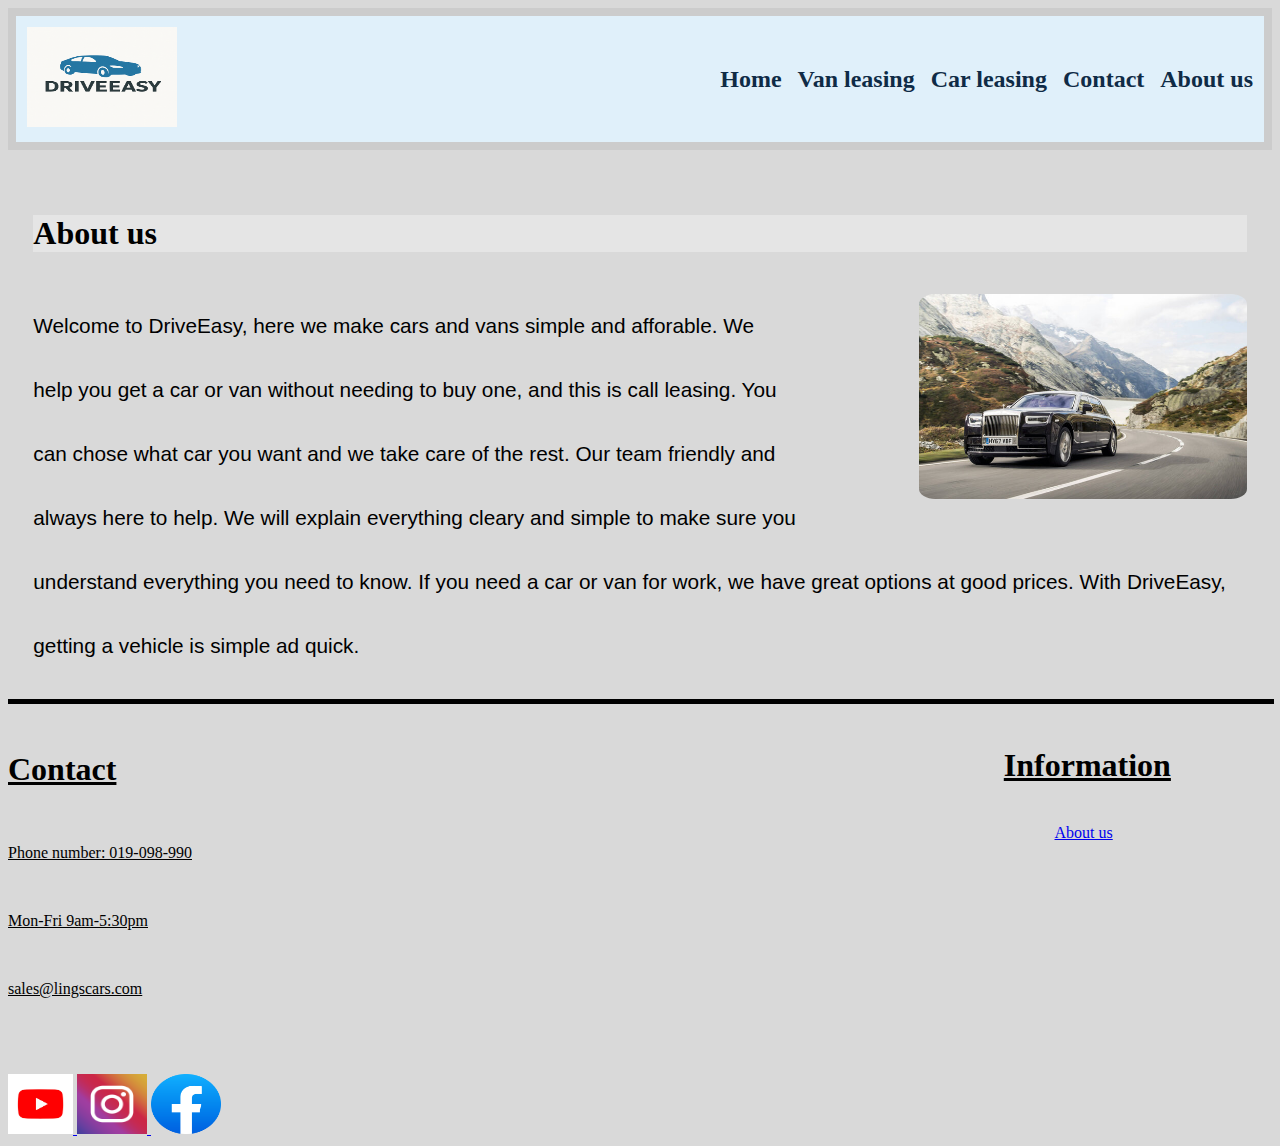
<file: aboutus.html>
<!-- Name: Nathan senanayake 

Course: PTEC 

Teacher:  A. Hoitink

School: Ptc 

Date Last Modified: june 5 -->

<!DOCTYPE html>
<html lang="en-us">
  <head>
    <meta charset="UTF-8" />
    <meta name="viewport" content="width=device-width, initial-scale=1.0" />
    <!-- Description of the webpage content -->
    <meta name="description" content="Learn about us" />
    <!-- Title shown in browser tab -->
    <title>𝒟𝓇𝒾𝓋ℯ𝐸𝒶𝓈𝓎|About us</title>
    <!--made a font for the title it's looks nice-->
    <link
      rel="icon"
      href="img/windowtab.png"
      sizes="128x128"
      type="image/png" />
    <!-- External stylesheet link -->
    <link rel="stylesheet" href="css/stylesheet.css" />
  </head>
  <style>
    .hr {
      border: 1px solid black; /* makes a 1px black border */
      height: 3px;
      background-color: black; /* black background color */
      width: 100%; /* the width */
    }

    .right {
      float: right; /* puts the image too the right */
      transition-property: all;
      transition-delay: 1s;
      transition-duration: 3s;
      opacity: 1.1;
    }
    .right:hover {
      transform: scale(1.1);
    }
  </style>
  <body>
    <nav class="navbar">
      <a href="index.html"> <!-- the home page links-->
        <img src="img/logo.png" alt="logo" height="100" width="150" /> <!-- the company logo-->
      </a>
  <!-- the webpages links and name-->
      <ul class="nav-menu">
        <li><a href="index.html" class="nav-link" tabindex="12">Home</a></li>
        <li>
          <a href="van.html" class="nav-link" tabindex="12">Van leasing</a>
        </li>
        <li>
          <a href="car.html" class="nav-link" tabindex="12">Car leasing</a>
        </li>
        <li>
          <a href="contact.html" class="nav-link" tabindex="12">Contact</a>
        </li>
        <li>
          <a href="aboutus.html" class="nav-link" tabindex="12">About us</a>
        </li>
      </ul>
    </nav>
    <br />
    <div class="outin">
      <div class="content">
        <div style="background-color: #e5e5e5; width: 100%">
          <!-- Section heading -->
          <h1 class="header-title" tabindex="12">About us</h1> <!-- the heading-->
        </div>
        <p class="typography1" tabindex="12">
          <img
            class="right"
            src="img/about1.jpg"
            alt="Rolls royce phantom car"
            width="45%"
            height="35%" />
          Welcome to DriveEasy, here we make cars and vans simple and afforable.  <!-- taking about the company team and what ours company does-->
          We help you get a car or van without needing to buy one, and this is
          call leasing. You can chose what car you want and we take care of the
          rest. Our team friendly and always here to help. We will explain
          everything cleary and simple to make sure you understand everything
          you need to know. If you need a car or van for work, we have great
          options at good prices. With DriveEasy, getting a vehicle is simple ad
          quick.

          <!--write more-->
        </p>
      </div>

      <hr class="hr" />
    <!--contact-->
    <br />
    <footer>
        <h1><u>Contact</u></h1>
        <!-- Contact / title -->
        <br />

        <p><u>Phone number: 019-098-990</u></p>
        <!-- the phone number-->
        <br />
        <p><u>Mon-Fri 9am-5:30pm</u></p>
        <!-- when the store is open-->
        <br />
        <p><u>sales@lingscars.com</u></p>
        <!-- the email-->

        <div style="text-align: right; margin-top: 10px; margin-right: 8%">
        <h1 style="position: relative; top: -17rem; margin-bottom: 0">
            <u>Information</u>
            <!-- information/ title-->
        </h1>
        <a
            href="aboutus.html"
            style="
            position: relative;
            top: -14.5rem;
            margin-bottom: 0;
            margin-right: 5%;
            "
            >About us</a
        >
        <!-- link that takes you to about us page-->
        </div>

        <a href="https://www.youtube.com/user/lingscars">
        <!-- ling cars channel-->
        <img
            src="img/youtube.png"
            alt="youtube logo"
            height="60px"
            width="65px" />
        <!-- youtube logo-->
        </a>
        <a href="https://www.instagram.com/lings_cars/?hl=en">
        <!-- lingcar instagram profile-->
        <img
            src="img/insta.jfif"
            alt="Instagram logo"
            height="60px"
            width="70px" /><!-- instagram logo-->
        </a>
        <a href="https://www.facebook.com/lingscars/">
        <!-- lingcar facebook profile but the link is not working-->
        <img
            src="img/facebook-2019-05-21.webp"
            alt="Facebook logo"
            height="60px"
            width="70px" />
        <!-- facebook logo-->
        <!--facebook link not working so it won't load on the webpage-->
        </a>
    </footer>


  </body>
</html>
</file>
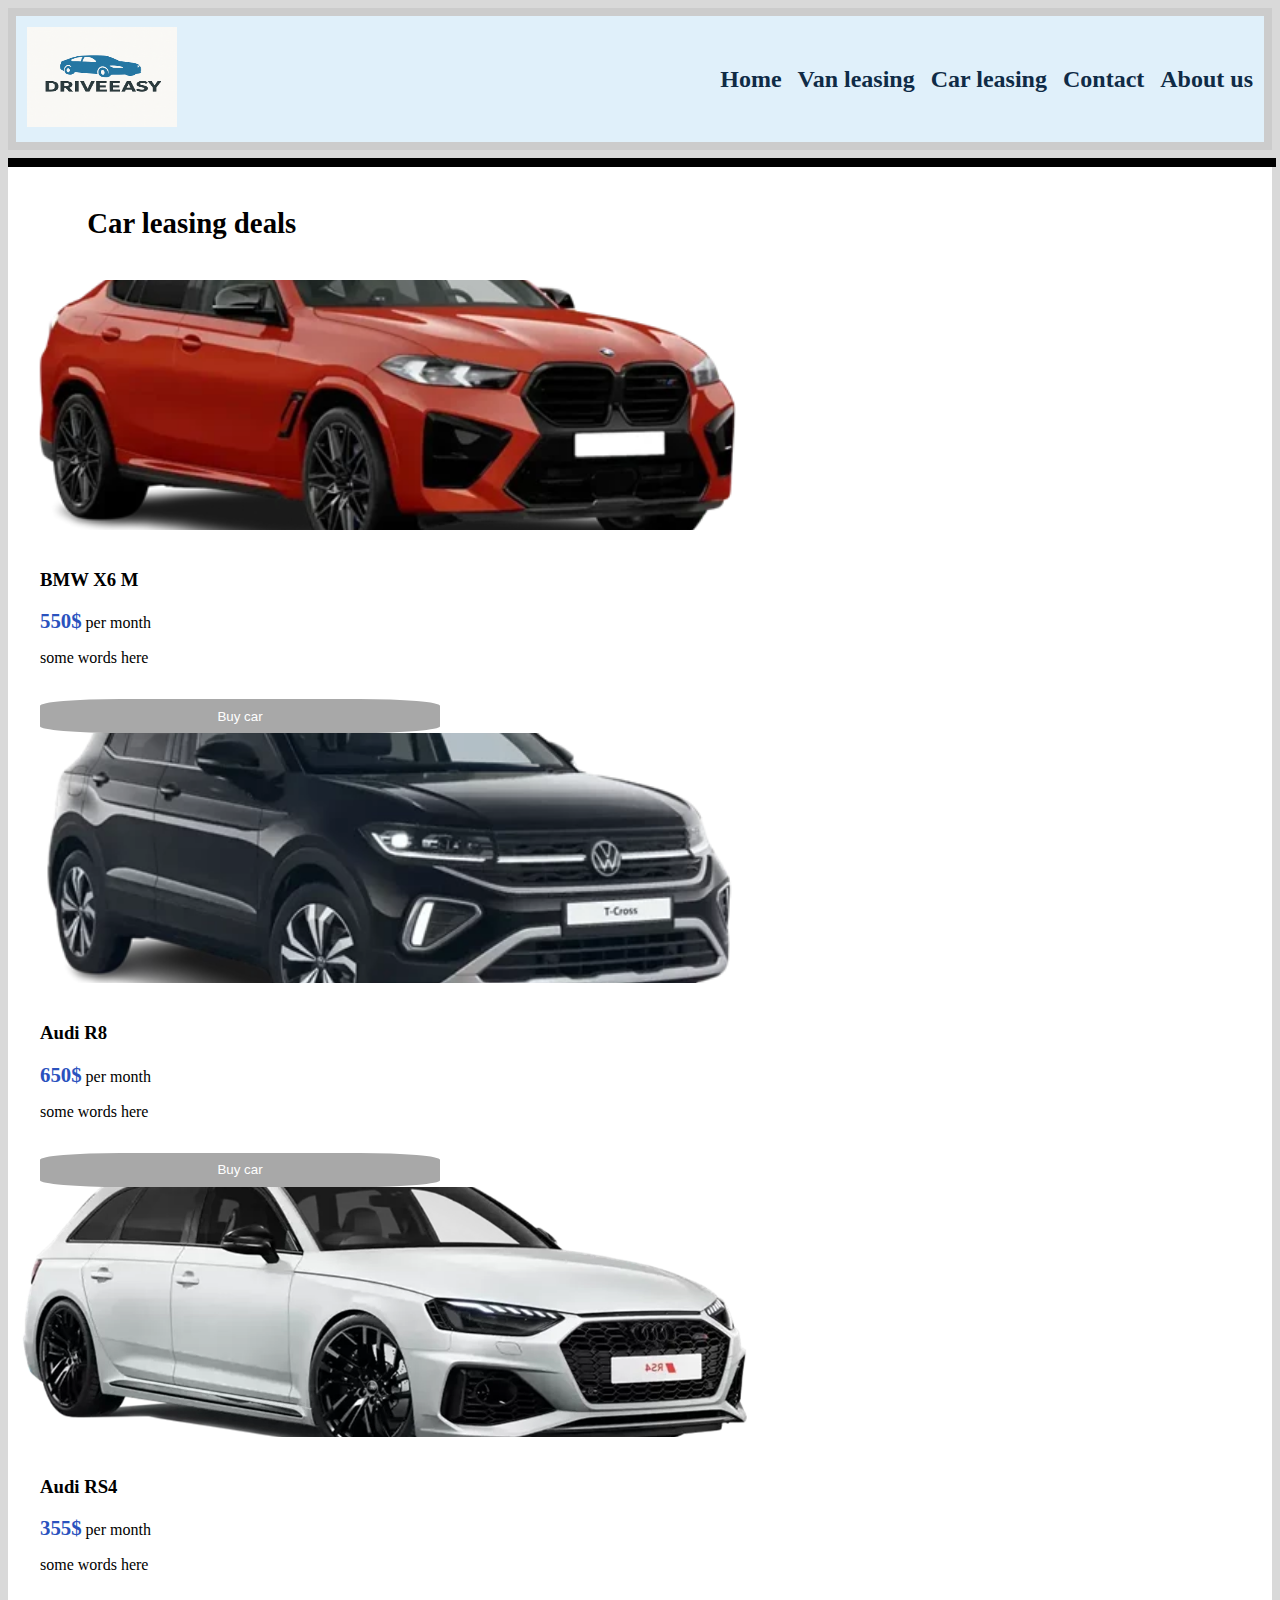
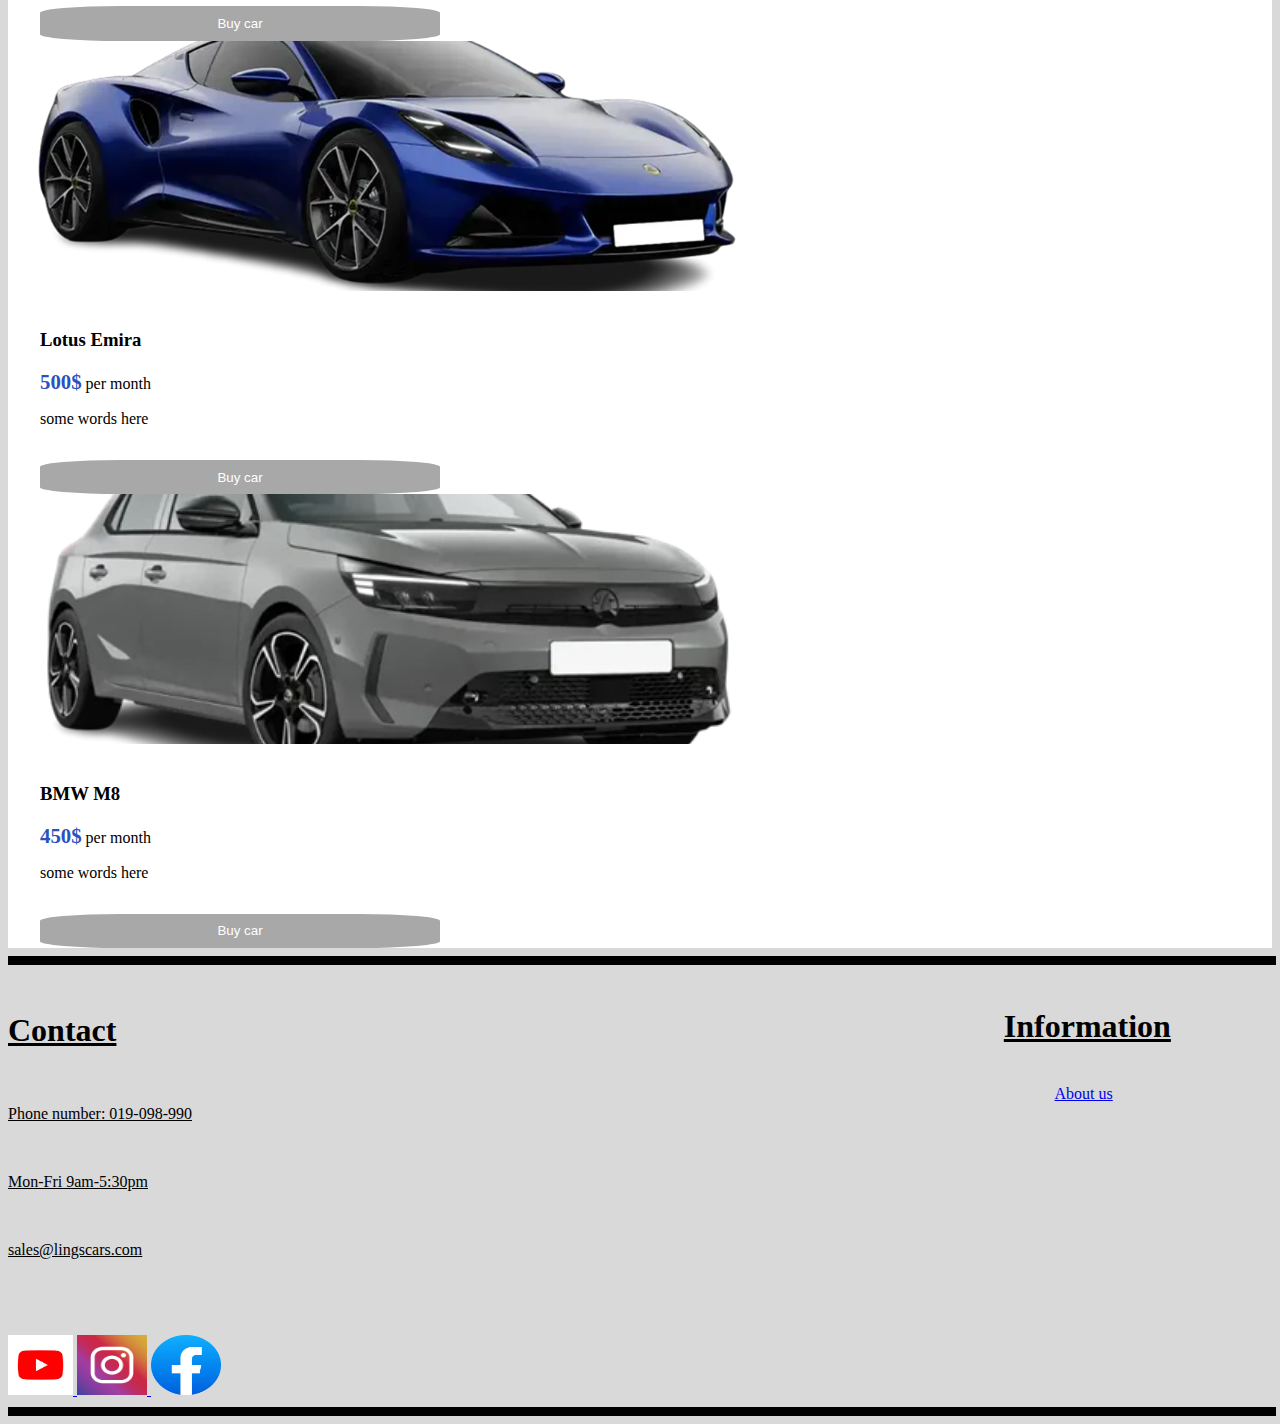
<file: car.html>
<!-- Name: Nathan senanayake 

Course: PTEC 

Teacher:  A. Hoitink

School: Ptc 

Date Last Modified: May 19 -->

<!DOCTYPE html>
<html lang="en-us">
  <head>
    <!-- Character encoding for the document -->
    <meta charset="UTF-8" />
    <!-- Responsive design for different devices -->
    <meta name="viewport" content="width=device-width, initial-scale=1.0" />
    <!-- Description of the webpage content -->
    <meta name="description" content="Learn about Car leasing" />
    <!-- Title shown in browser tab -->
    <title>𝒟𝓇𝒾𝓋ℯ𝐸𝒶𝓈𝓎</title>
    <!--made a font for the title it's looks nice-->
    <!-- Favicon displayed in the browser tab -->
    <link
      rel="icon"
      href="img/windowtab.png"
      sizes="128x128"
      type="image/png" />
    <!-- External stylesheet link -->
    <link rel="stylesheet" href="css/stylesheet.css" />
  </head>
  <style>
    .car {
      padding: 1rem;
      font-size: 1.8rem;
      margin-left: 5%;
    }

    .hr {
      border: 2px solid black;
      height: 5px;
      background-color: black;
      width: 100%;
    }

    .price {
      margin-left: 2rem;
    }

    .span {
      color: #2a52be;
      font-weight: bold;
      font-size: 1.3rem;
    }
  </style>
  <body>
    <nav class="navbar">
      <a href="index.html">
        <img src="img/logo.png" alt="logo" height="100" width="150" />
      </a>

      <ul class="nav-menu">
        <li><a href="index.html" class="nav-link" tabindex="12">Home</a></li>
        <li>
          <a href="van.html" class="nav-link" tabindex="12">Van leasing</a>
        </li>
        <li>
          <a href="car.html" class="nav-link" tabindex="12">Car leasing</a>
        </li>
        <li>
          <a href="contact.html" class="nav-link" tabindex="12">Contact</a>
        </li>
        <li>
          <a href="aboutus.html" class="nav-link" tabindex="12">About us</a>
        </li>
      </ul>
    </nav>
    <div style="background-color: white">
      <main>
        <hr class="hr" />
        <h2 class="car">Car leasing deals</h2>
        <section class="offers">
          <img src="img/car8.webp" alt="BMW X6 M" width="100%" height="25%" />
          <div class="price">
            <h3>BMW X6 M</h3>
            <p><span class="span"> 550$</span> per month</p>
            <p>some words here</p>
            <!--fill in this later-->
            <a href="contact.html">
              <button class="buy">Buy car</button>
            </a>
          </div>
        </section>

        <section class="offers">
          <img src="img/car4.webp" alt="Audi R8" width="100%" height="25%" />
          <div class="price">
            <h3>Audi R8</h3>
            <p><span class="span"> 650$</span> per month</p>
            <p>some words here</p>
            <!--fill in this later-->
            <a href="contact.html">
              <button class="buy">Buy car</button>
            </a>
          </div>
        </section>

        <section class="offers">
          <img src="img/car5.webp" alt="Audi RS4" width="100%" height="25%" />
          <div class="price">
            <h3>Audi RS4</h3>
            <p><span class="span"> 355$</span> per month</p>
            <p>some words here</p>
            <!--fill in this later-->
            <a href="contact.html">
              <button class="buy">Buy car</button>
            </a>
          </div>
        </section>

        <section class="offers">
          <img
            src="img/car6.webp"
            alt="Lotus Emira"
            width="100%"
            height="25%" />
          <div class="price">
            <h3>Lotus Emira</h3>
            <p><span class="span"> 500$</span> per month</p>
            <p>some words here</p>
            <!--fill in this later-->
            <a href="contact.html">
              <button class="buy">Buy car</button>
            </a>
          </div>
        </section>

        <section class="offers">
          <img src="img/car7.webp" alt="BMW M8" width="100%" height="25%" />
          <div class="price">
            <h3>BMW M8</h3>
            <p><span class="span"> 450$</span> per month</p>
            <p>some words here</p>
            <!--fill in this later-->
            <a href="contact.html">
              <button class="buy">Buy car</button>
            </a>
          </div>
        </section>
      </main>
    </div>
    <hr class="hr" />

    <!--contact-->
    <br />
    <h1><u>Contact</u></h1>
    <br />

    <p><u>Phone number: 019-098-990</u></p>
    <br />
    <p><u>Mon-Fri 9am-5:30pm</u></p>
    <br />
    <p><u>sales@lingscars.com</u></p>

    <!-- Add this snippet where you want the title + text -->
    <div style="text-align: right; margin-top: 10px; margin-right: 8%">
      <h1 style="position: relative; top: -17rem; margin-bottom: 0">
        <u>Information</u>
      </h1>
      <a
        href="aboutus.html"
        style="
          position: relative;
          top: -14.5rem;
          margin-bottom: 0;
          margin-right: 5%;
        "
        >About us</a
      >
    </div>

    <a href="https://www.youtube.com/user/lingscars">
      <img
        src="img/youtube.png"
        alt="youtube logo"
        height="60px"
        width="65px" />
    </a>
    <a href="https://www.instagram.com/lings_cars/?hl=en">
      <img
        src="img/insta.jfif"
        alt="Instagram logo"
        height="60px"
        width="70px" />
    </a>
    <a href="https://www.facebook.com/lingscars/">
      <img
        src="img/facebook-2019-05-21.webp"
        alt="Facebook logo"
        height="60px"
        width="70px" />
      <!--facebook link not working so it won't load on the webpage-->
    </a>

    <hr class="hr" />
  </body>
</html>
</file>
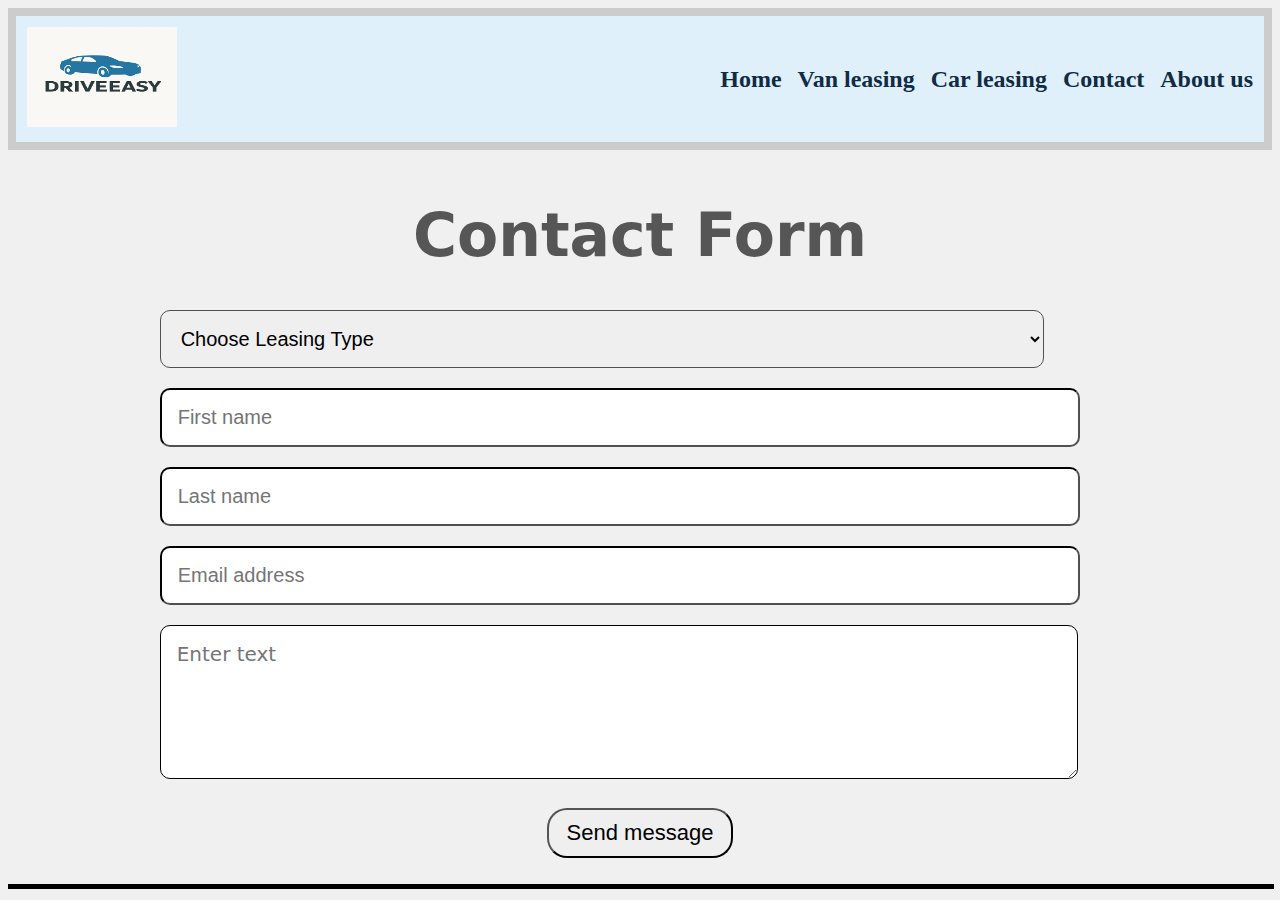
<file: contact.html>
<!-- Name: Nathan senanayake 

Course: PTEC 

Teacher:  A. Hoitink

School: Ptc 

Date Last Modified: june 5 -->

<!DOCTYPE html>
<html lang="en">
  <head>
    <meta charset="UTF-8" />
    <meta name="viewport" content="width=device-width, initial-scale=1.0" />
    <meta name="description" content="Contact us for van/car leasing" />
    <!-- Title shown in browser tab -->
    <title>𝒟𝓇𝒾𝓋ℯ𝐸𝒶𝓈𝓎|Contact</title>
    <!--made a font for the title it's looks nice-->
    <link rel="stylesheet" href="css/contact.css" />
    <link
      rel="icon"
      href="img/windowtab.png"
      sizes="128x128"
      type="image/png" />
  </head>
  <style>
    .hr {
      border: 1px solid black;
      height: 3px;
      background-color: black;
      width: 100%;
    }
  </style>
  <body>
    <nav class="navbar">
      <a href="index.html">
        <img src="img/logo.png" alt="logo" height="100" width="150" />
      </a>

      <ul class="nav-menu">
        <li><a href="index.html" class="nav-link" tabindex="12">Home</a></li>
        <li>
          <a href="van.html" class="nav-link" tabindex="12">Van leasing</a>
        </li>
        <li>
          <a href="car.html" class="nav-link" tabindex="12">Car leasing</a>
        </li>
        <li>
          <a href="contact.html" class="nav-link" tabindex="12">Contact</a>
        </li>
        <li>
          <a href="aboutus.html" class="nav-link" tabindex="12">About us</a>
        </li>
      </ul>
    </nav>

    <div class="zoomon">
      <!-- Main heading of the page -->
      <h1 tabindex="12" style="color: rgb(86, 86, 86)">Contact Form</h1>

      <select
        tabindex="12"
        name="leasing-type"
        required
        style="
          width: 70%;
          margin-left: 12%;
          font-size: 20px;
          padding: 16px;
          border-radius: 10px;
          border-color: rgb(80, 80, 80);
          margin-bottom: 20px;
        ">
        <option value="">Choose Leasing Type</option>
        <option value="car">Car Leasing</option>
        <option value="van">Van Leasing</option>
      </select>

      <input
        type="text"
        tabindex="12"
        name="first"
        placeholder="First name"
        autocomplete="off"
        required />

      <input
        type="text"
        tabindex="12"
        name="last"
        placeholder="Last name"
        autocomplete="off"
        required />

      <input
        type="email"
        tabindex="12"
        name="email"
        placeholder="Email address"
        autocomplete="off"
        required />

      <textarea
        rows="5"
        tabindex="12"
        cols="60"
        name="message"
        placeholder="Enter text"
        autocomplete="off"
        required></textarea>

      <form action="index.html">
        <button type="submit" tabindex="12">Send message</button>
      </form>
    </div>

    <br />
    <hr class="hr" />
  </body>
</html>
</file>
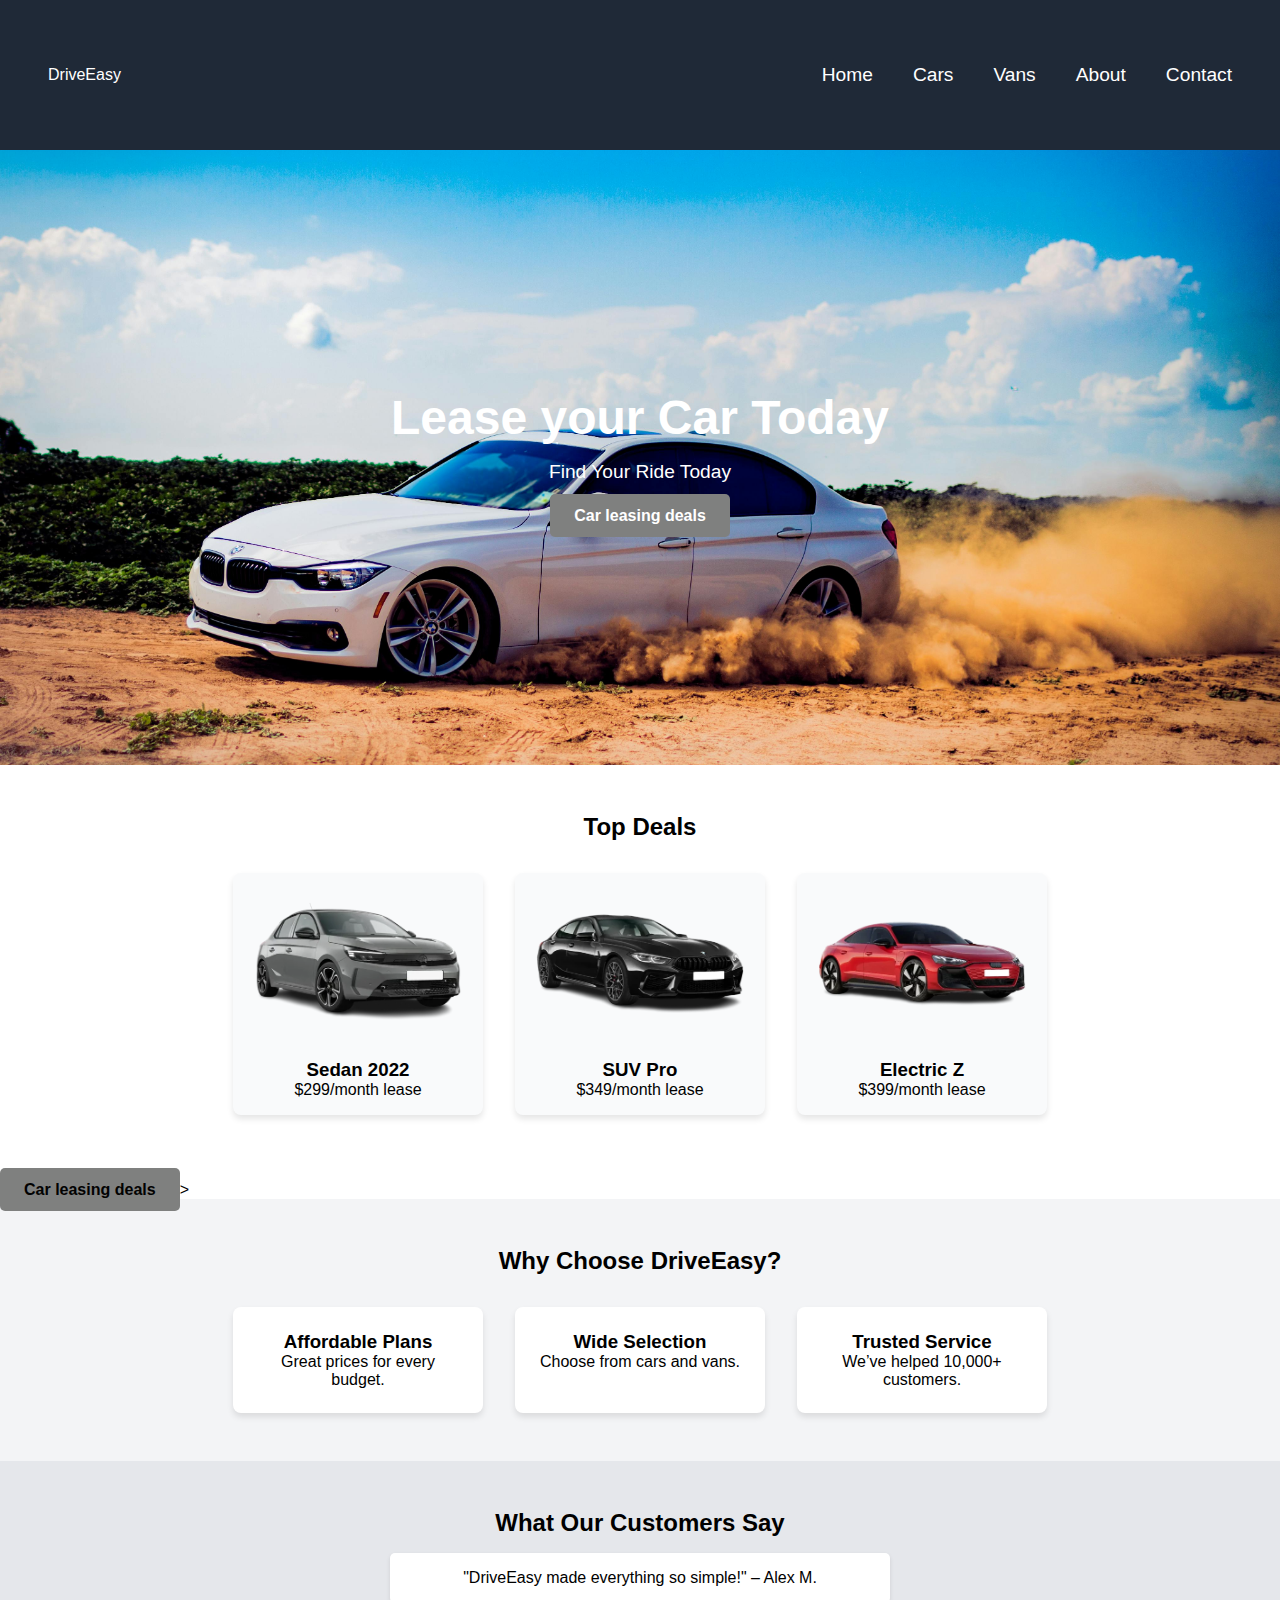
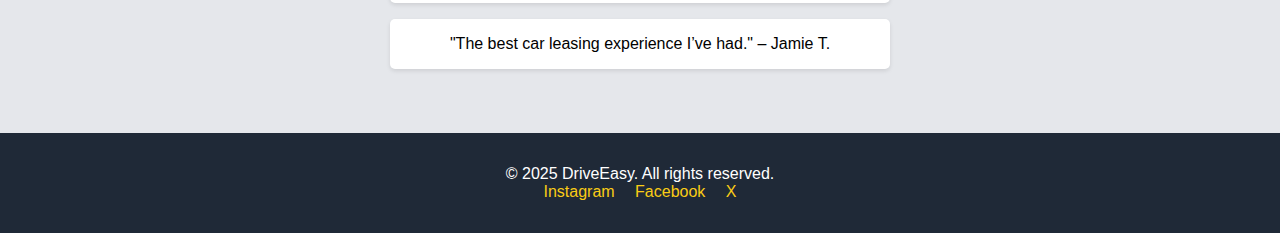
<file: p.html>
<!DOCTYPE html>
<html lang="en">
<head>
  <meta charset="UTF-8" />
  <meta name="viewport" content="width=device-width, initial-scale=1.0" />
  <title>DriveEasy</title>
  <link rel="stylesheet" href="css/style.css" />
  <style>
    .hero {
  background: url(img/pexels-trace-707046.jpg) center/cover no-repeat;
  color: white;
  text-align: center;
  padding: 15rem 2rem;
  background-color: #111;
}

.view {
    padding: 0.8rem 1.5rem;
  background: #7f807f;
  color: #020202;
  text-decoration: none;
  border-radius: 5px;
  font-weight: bold;
  text-align: center;
}
  </style>
</head>
<body>
  <!-- Navbar -->
  <header>
    <nav class="navbar">
      <div class="logo">DriveEasy</div>
      <ul class="nav-links">
        <li><a href="p.html">Home</a></li>
        <li><a href="#">Cars</a></li>
        <li><a href="#">Vans</a></li>
        <li><a href="#">About</a></li>
        <li><a href="contact.html">Contact</a></li>
      </ul>
    </nav>
  </header>

  <!-- Hero Section -->
  <section class="hero">
    <div class="hero-content">
      <h1>Lease your Car Today </h1>
      <p>Find Your Ride Today </p>
      <a href="#" class="btn">Car leasing deals</a>
    </div>
  </section>
  <!-- Top Deals -->
<section class="top-deals">
  <h2>Top Deals</h2>
  <div class="deal-cards">
    <div class="deal-card">
      <img src="img/car1.webp" alt="Sedan Deal" />
      <h3>Sedan 2022</h3>
      <p>$299/month lease</p>
    </div>
    <div class="deal-card">
      <img src="img/car2.webp" alt="SUV Deal" />
      <h3>SUV Pro</h3>
      <p>$349/month lease</p>
    </div>
    <div class="deal-card">
      <img src="img/car3.webp" alt="Electric Car Deal" />
      <h3>Electric Z</h3>
      <p>$399/month lease</p>
    </div>
  </div>
</section>
<br>
<a href="#" class="view">Car leasing deals</a>>


  <!-- Why Choose Us -->
  <section class="why-choose">
    <h2>Why Choose DriveEasy?</h2>
    <div class="features">
      <div class="feature-card">
        <h3>Affordable Plans</h3>
        <p>Great prices for every budget.</p>
      </div>
      <div class="feature-card">
        <h3>Wide Selection</h3>
        <p>Choose from cars and vans.</p>
      </div>
      <div class="feature-card">
        <h3>Trusted Service</h3>
        <p>We’ve helped 10,000+ customers.</p>
      </div>
    </div>
  </section>

  <!-- Testimonials -->
  <section class="testimonials">
    <h2>What Our Customers Say</h2>
    <div class="testimonial-box">
      <p>"DriveEasy made everything so simple!" – Alex M.</p>
    </div>
    <div class="testimonial-box">
      <p>"The best car leasing experience I’ve had." – Jamie T.</p>
    </div>
  </section>

  <!-- Footer -->
  <footer>
    <p>© 2025 DriveEasy. All rights reserved.</p>
    <div class="socials">
      <a href="#">Instagram</a>
      <a href="#">Facebook</a>
      <a href="#">X</a>
    </div>
  </footer>
</body>
</html>
</file>
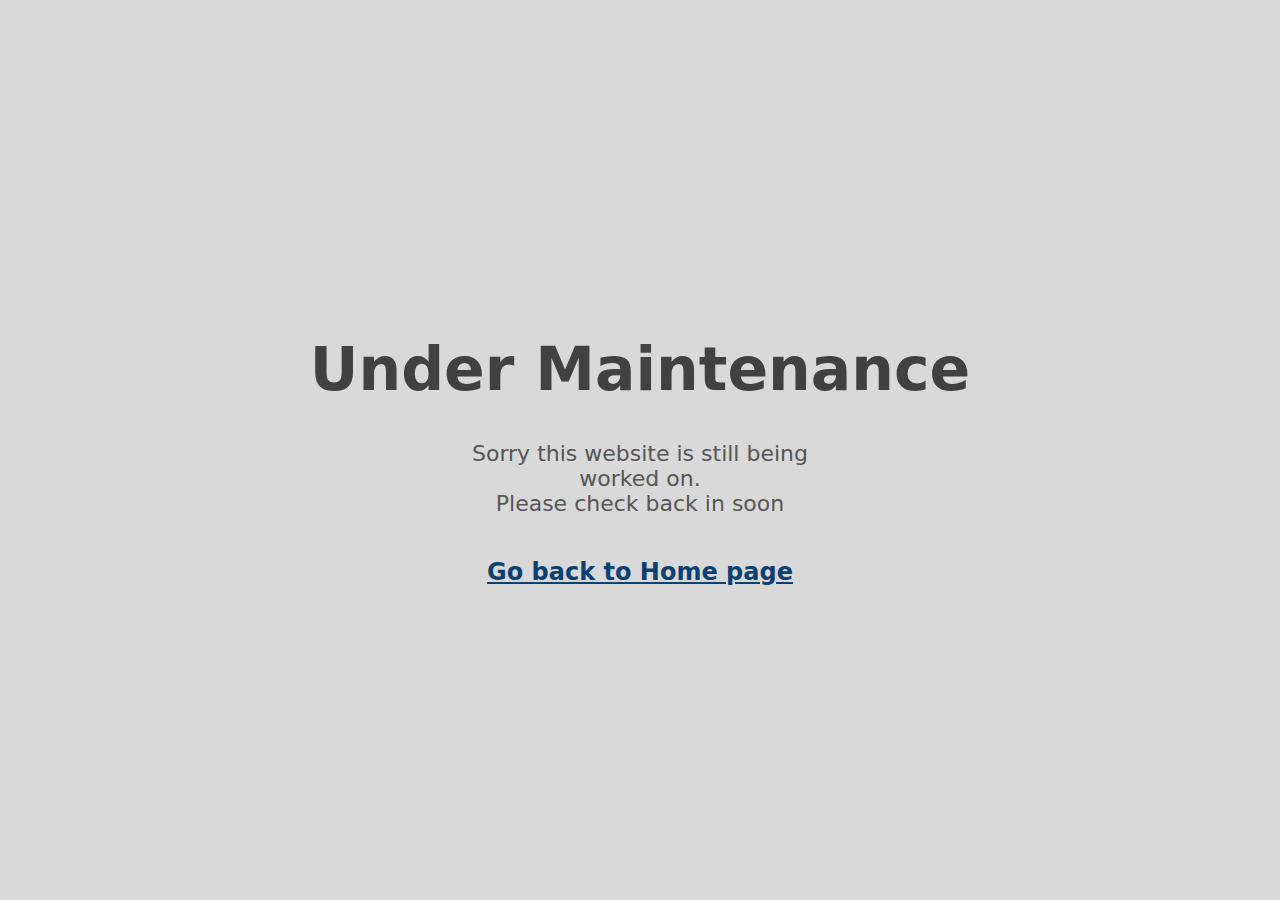
<file: under.maintenance.html>
<!DOCTYPE html>
<html lang="en-us">
  <head>
    <meta charset="UTF-8" />

    <meta name="viewport" content="width=device-width, initial-scale=1.0" />
    <!-- Description of the webpage content -->
    <meta name="description" content="Learn about Car leasing" />
    <!-- Title shown in browser tab -->
    <title>𝒟𝓇𝒾𝓋ℯ𝐸𝒶𝓈𝓎|Car leasing</title>
    <!--made a font for the title it's looks nice-->

    <link
      rel="icon"
      href="img/windowtab.png"
      sizes="128x128"
      type="image/png" />
    <link rel="stylesheet" href="css/stylesheet.css" />
    <style>
      body {
        background-color: #d9d9d9; /* light background */
        font-family: system-ui, -apple-system, BlinkMacSystemFont, "Segoe UI",
          Roboto, Oxygen, Ubuntu, Cantarell, "Open Sans", "Helvetica Neue",
          sans-serif;
        display: flex;
        justify-content: center; /* center horizontally */
        align-items: center; /* center vertically */
        height: 100vh; /* full screen height */
        margin: 0;
        flex-direction: column;
        text-align: center;
        color: #0f2b46; /* dark blue text to match nav link color */
      }

      h1 {
        font-size: 60px;
        color: #414141;
        margin-bottom: 15px;
      }

      p {
        font-size: 22px;
        color: #555;
        max-width: 400px;
      }
    </style>
  </head>
  <body>
    <h1>Under Maintenance</h1>
    <p>
      Sorry this website is still being worked on.<br />Please check back in
      soon
    </p>

    <h2 style="text-align: center">
      <a href="index.html" style="color: #0b4072; text-decoration: none"
        ><u> Go back to Home page</u>
      </a>
    </h2>
  </body>
</html>
</file>
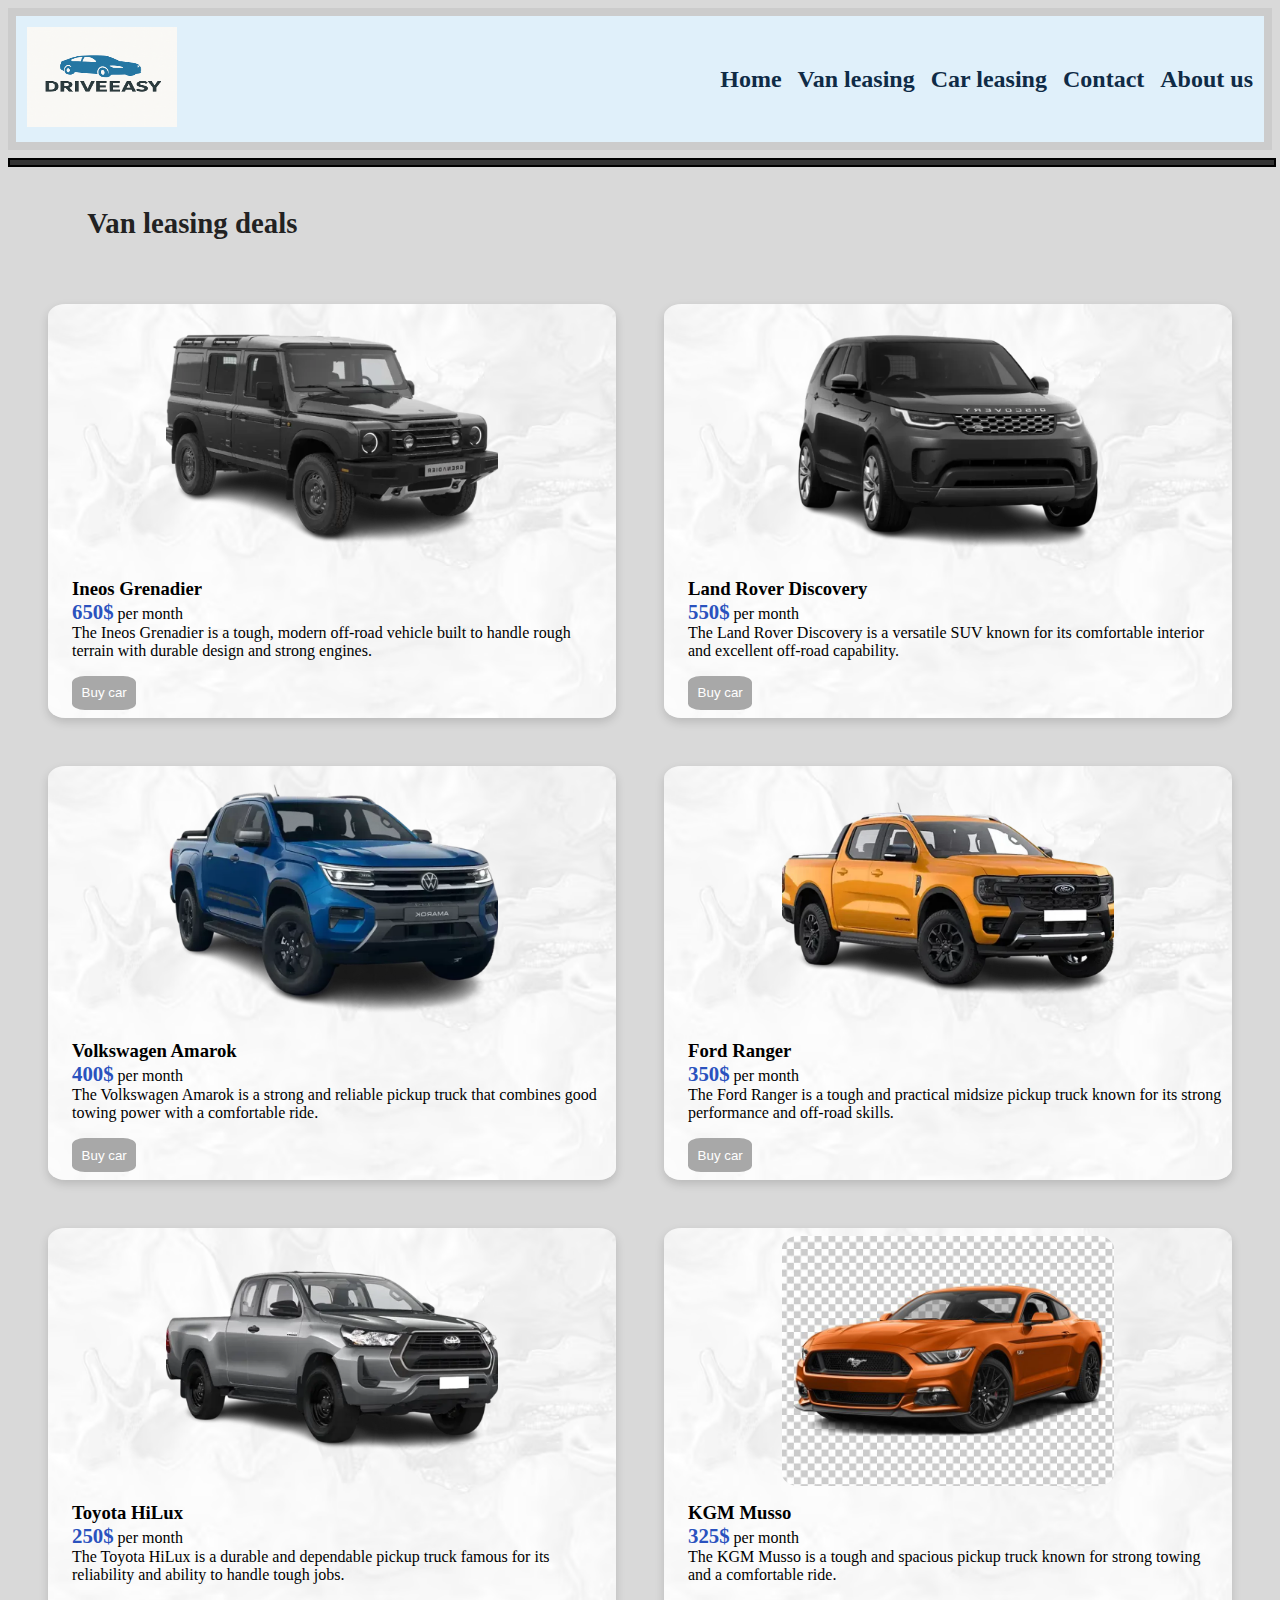
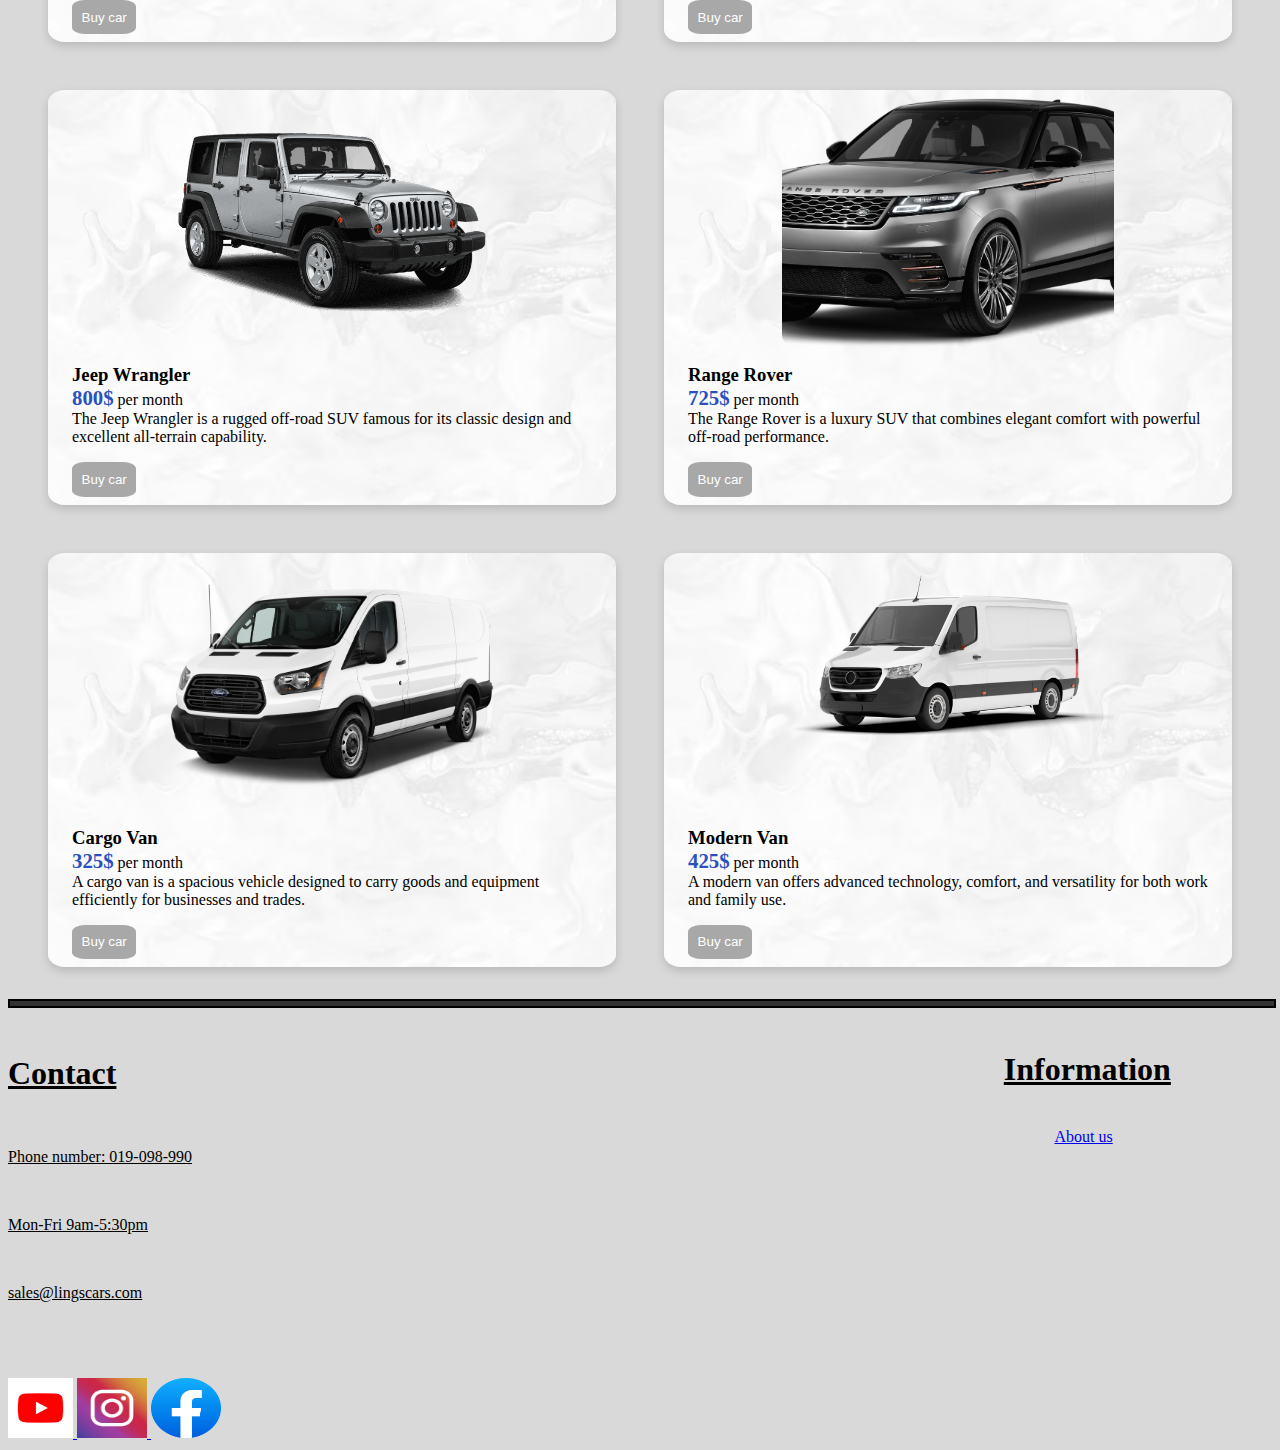
<file: van.html>
<!DOCTYPE html>
<html lang="en-us">
  <head>
    <meta charset="UTF-8" />
    <meta name="viewport" content="width=device-width, initial-scale=1.0" />

    <meta name="description" content="Learn about Van leasing" />
    <!-- Title shown in browser tab -->
    <title>𝒟𝓇𝒾𝓋ℯ𝐸𝒶𝓈𝓎|Van leasing</title>
    <!--made a font for the title it's looks nice-->
    <link
      rel="icon"
      href="img/windowtab.png"
      sizes="128x128"
      type="image/png" />
    <!-- External stylesheet link -->
    <link rel="stylesheet" href="css/stylesheet.css" />
  </head>
  <style>
    .car {
      padding: 1rem; /* adds space inside */
      font-size: 1.8rem; /* size */
      margin-left: 5%;
      color: #222222;
    }
    .hr {
      border: 2px solid black; /* black solid border */
      height: 5px;
      background-color: #333333; /* dark grey */
      width: 100%;
    }

    .price {
      display: flex; /* flex layout */
      flex-direction: column;
      align-items: flex-start; /* Aligns items to the left */
      margin-left: 1rem;
      animation: zoomout 0.6s ease-in-out forwards; /* Runs the zoom animation once */
    }

    @keyframes zoomout {
      from {
        transform: scale(1.7); /* zoomed in */
        opacity: 0; /* invisable */
      }
      to {
        transform: scale(1); /* normal size */
        opacity: 1; /* visible */
      }
    }

    .price h3,
    .price p,
    .price a {
      margin: 0; /* removes margin */
      padding: 0; /* removes padding */
    }

    .span {
      color: #2a52be; /* blue text */
      font-weight: bold;
      font-size: 1.3rem;
    }

    .offers {
      display: flex;
      flex-direction: column;
      align-items: center; /* puts in center */
      background-image: url(img/whitebfcv.avif); /* background image */
      background-size: cover; /* covers the entire background */
      background-position: center; /* its center the background */
      background-repeat: no-repeat;
      margin: 0.5rem;
      border-radius: 3%;
      box-shadow: 0 4px 10px rgba(0, 0, 0, 0.15); /* Adds a soft drop shadow */
      padding: 0.5rem;
      transition: background 0.3 ease; /* Smooth background change on hover */
      animation: carh 1.5s ease-out; /* animantion on card entry */
      animation-timeline: view();
      animation-range: entry -40% contain 35%;
    }

    @keyframes carh {
      from {
        opacity: 0;
        transform: translateY(150px) scale(0.8); /* moves up and zooms in */
      }
      to {
        opacity: 1;
        transform: translateY(0) scale(1); /*final position and size */
      }
    }
  </style>
  <body>
    <nav class="navbar">
      <a href="index.html">
        <img
          src="img/logo.png"
          alt="logo"
          height="100"
          width="150"
          tabindex="12" />
        <!-- comapany logo-->
      </a>
      <!-- all the webpages links-->
      <ul class="nav-menu">
        <li><a href="index.html" class="nav-link" tabindex="12">Home</a></li>
        <li>
          <a href="van.html" class="nav-link" tabindex="12">Van leasing</a>
        </li>
        <li>
          <a href="car.html" class="nav-link" tabindex="12">Car leasing</a>
        </li>
        <li>
          <a href="contact.html" class="nav-link" tabindex="12">Contact</a>
        </li>
        <li>
          <a href="aboutus.html" class="nav-link" tabindex="12">About us</a>
        </li>
      </ul>
    </nav>

    <main>
      <hr class="hr" />
      <h2 class="car" tabindex="12">Van leasing deals</h2>
      <!-- Grid container to hold all Van offer sections -->

      <div class="offers-grid">
        <!--every section here is a Van leasing options -->
        <section class="offers" tabindex="12">
          <img
            src="img/van1.webp"
            alt="Ineos Grenadier"
            width="100%"
            height="25%"
            tabindex="12" />
          <div class="price" tabindex="12">
            <h3 tabindex="12">Ineos Grenadier</h3>
            <p tabindex="12"><span class="span"> 650$</span> per month</p>
            <p tabindex="12">
              The Ineos Grenadier is a tough, modern off-road vehicle built to
              handle rough terrain with durable design and strong engines.
            </p>
            <!-- fact about the van -->

            <a href="contact.html">
              <button class="buy" tabindex="12">Buy car</button>
              <!-- the buy button-->
            </a>
          </div>
        </section>
        <!-- from here it's the same but instead there diferent vans and prices -->

        <section class="offers" tabindex="12">
          <img
            src="img/van2.webp"
            alt="Land Rover Discovery"
            width="100%"
            height="25%"
            tabindex="12" />
          <!-- the van image-->
          <div class="price">
            <h3 tabindex="12">Land Rover Discovery</h3>
            <!-- the name of the vehicle-->
            <p tabindex="12"><span class="span"> 550$</span> per month</p>
            <!-- the price per month-->
            <p tabindex="12">
              The Land Rover Discovery is a versatile SUV known for its
              <!-- fact about the land rover-->
              comfortable interior and excellent off-road capability.
            </p>
            <!--fill in this later-->
            <a href="contact.html">
              <button class="buy" tabindex="12">Buy car</button>
              <!-- the buy  button-->
            </a>
          </div>
        </section>

        <section class="offers" tabindex="12">
          <img
            src="img/van3.webp"
            alt="Volkswagen Amarok"
            width="100%"
            height="25%"
            tabindex="12" />
          <!-- a image of the vehicle-->
          <div class="price">
            <h3 tabindex="12">Volkswagen Amarok</h3>
            <!-- the name-->
            <p tabindex="12"><span class="span"> 400$</span> per month</p>
            <!-- the price-->
            <p tabindex="12">
              The Volkswagen Amarok is a strong and reliable pickup truck that
              <!-- a fact about the Volkswagen Amarok-->
              combines good towing power with a comfortable ride.
            </p>
            <!--fill in this later-->
            <a href="contact.html">
              <button class="buy" tabindex="12">Buy car</button>
              <!-- the buy button-->
            </a>
          </div>
        </section>

        <section class="offers" tabindex="12">
          <img
            src="img/van4.webp"
            alt="Ford Ranger"
            width="100%"
            height="25%"
            tabindex="12" />
          <!-- the vehicle image-->
          <div class="price">
            <h3 tabindex="12">Ford Ranger</h3>
            <!-- the name-->
            <p tabindex="12"><span class="span"> 350$</span> per month</p>
            <!-- price per month-->
            <p tabindex="12">
              The Ford Ranger is a tough and practical midsize pickup truck
              known for its strong performance and off-road skills.
              <!--fact about the ford ranger-->
            </p>
            <!--fill in this later-->
            <a href="contact.html">
              <button class="buy" tabindex="12">Buy car</button>
              <!--the buy button-->
            </a>
          </div>
        </section>

        <section class="offers" tabindex="12">
          <img
            src="img/van5.webp"
            alt="Toyota HiLux"
            width="100%"
            height="25%"
            tabindex="12" />
          <!-- image of the vehicle-->
          <div class="price">
            <h3 tabindex="12">Toyota HiLux</h3>
            <!-- the name-->
            <p tabindex="12"><span class="span"> 250$</span> per month</p>
            <!-- price-->
            <p tabindex="12">
              The Toyota HiLux is a durable and dependable pickup truck famous
              for its reliability and ability to handle tough jobs.
              <!--fact about the toyota hilux-->
            </p>
            <!--fill in this later-->
            <a href="contact.html">
              <button class="buy" tabindex="12">Buy car</button
              ><!-- the buy button-->
            </a>
          </div>
        </section>
        <section class="offers" tabindex="12">
          <img
            src="img/van6.jpg"
            alt="KGM Musso"
            width="100%"
            height="25%"
            tabindex="12" />
          <!-- the vehicle image-->
          <div class="price">
            <h3 tabindex="12">KGM Musso</h3>
            <!--the name-->
            <p tabindex="12"><span class="span"> 325$</span> per month</p>
            <!-- price per month-->
            <p tabindex="12">
              The KGM Musso is a tough and spacious pickup truck known for
              strong towing and a comfortable ride.
              <!-- fact about the KGM Musso-->
            </p>
            <!--fill in this later-->
            <a href="contact.html">
              <button class="buy" tabindex="12">Buy car</button>
              <!-- the buy button-->
            </a>
          </div>
        </section>

        <!--here-->
        <section class="offers" tabindex="12">
          <img
            src="img/van7.png"
            alt="Jeep Wrangler"
            width="100%"
            height="25%"
            tabindex="12" />
          <!-- the vehicle image-->
          <div class="price" tabindex="12">
            <h3 tabindex="12">Jeep Wrangler</h3>
            <!-- the name-->
            <p tabindex="12"><span class="span"> 800$</span> per month</p>
            <!-- the price-->
            <p tabindex="12">
              The Jeep Wrangler is a rugged off-road SUV famous for its classic
              design and excellent all-terrain capability.
              <!-- fact about the jeep wrangler-->
            </p>
            <!--fill in this later-->
            <a href="contact.html">
              <button class="buy" tabindex="12">Buy car</button>
              <!-- the buy button-->
            </a>
          </div>
        </section>

        <section class="offers" tabindex="12">
          <img
            src="img/van8.jpg"
            alt="Range Rover"
            width="100%"
            height="25%"
            tabindex="12" />
          <!-- image of the vehicle-->
          <div class="price">
            <h3 tabindex="12">Range Rover</h3>
            <!-- name-->
            <p tabindex="12"><span class="span"> 725$</span> per month</p>
            <!-- price of it-->
            <p tabindex="12">
              The Range Rover is a luxury SUV that combines elegant comfort with
              powerful off-road performance.
              <!-- fact about the range rover-->
            </p>
            <!--fill in this later-->
            <a href="contact.html">
              <button class="buy" tabindex="12">Buy car</button>
              <!-- the buy button-->
            </a>
          </div>
        </section>

        <section class="offers" tabindex="12">
          <img
            src="img/van9.avif"
            alt="Cargo Van"
            width="100%"
            height="25%"
            tabindex="12" />
          <!-- image about the vehicle-->
          <div class="price">
            <h3 tabindex="12">Cargo Van</h3>
            <!-- the name-->
            <p tabindex="12"><span class="span"> 325$</span> per month</p>
            <!-- the price-->
            <p tabindex="12">
              A cargo van is a spacious vehicle designed to carry goods and
              <!-- the fact about the Cargo Van-->
              equipment efficiently for businesses and trades.
            </p>
            <!--fill in this later-->
            <a href="contact.html">
              <button class="buy" tabindex="12">Buy car</button>
              <!-- the buy button-->
            </a>
          </div>
        </section>

        <section class="offers" tabindex="12">
          <img
            src="img/van10.png"
            alt="Modern Van"
            width="100%"
            height="25%"
            tabindex="12" />
          <!-- the image of the vehicle-->
          <div class="price">
            <h3 tabindex="12">Modern Van</h3>
            <!-- the name -->
            <p tabindex="12"><span class="span"> 425$</span> per month</p>
            <!-- the price-->
            <p tabindex="12">
              A modern van offers advanced technology, comfort, and versatility
              <!-- a fact about the Modern Van-->
              for both work and family use.
            </p>
            <!--fill in this later-->
            <a href="contact.html">
              <button class="buy" tabindex="12">Buy car</button>
              <!-- the buy button-->
            </a>
          </div>
        </section>
      </div>
    </main>
    <hr class="hr" />

    <!--contact-->
    <br />
    <footer>
      <h1 tabindex="12"><u>Contact</u></h1>
      <!-- Contact / title -->
      <br />

      <p tabindex="12"><u>Phone number: 019-098-990</u></p>
      <!-- the phone number-->
      <br />
      <p tabindex="12"><u>Mon-Fri 9am-5:30pm</u></p>
      <!-- when the store is open-->
      <br />
      <p tabindex="12"><u>sales@lingscars.com</u></p>
      <!-- the email-->

      <!-- Add this snippet where you want the title + text -->
      <div style="text-align: right; margin-top: 10px; margin-right: 8%">
        <h1 style="position: relative; top: -17rem; margin-bottom: 0">
          <u tabindex="12">Information</u>
          <!-- information/ title-->
        </h1>
        <a
          href="aboutus.html"
          style="
            position: relative;
            top: -14.5rem;
            margin-bottom: 0;
            margin-right: 5%;
          "
          tabindex="12"
          >About us</a
        >
        <!-- link that takes you to about us page-->
      </div>

      <a href="https://www.youtube.com/user/lingscars">
        <!-- ling cars channel-->
        <img
          src="img/youtube.png"
          alt="youtube logo"
          height="60px"
          width="65px"
          tabindex="12" />
        <!-- youtube logo-->
      </a>
      <a href="https://www.instagram.com/lings_cars/?hl=en">
        <!-- lingcar instagram profile-->
        <img
          src="img/insta.jfif"
          alt="Instagram logo"
          height="60px"
          width="70px"
          tabindex="12" /><!-- instagram logo-->
      </a>
      <a href="https://www.facebook.com/lingscars/">
        <!-- lingcar facebook profile but the link is not working-->
        <img
          src="img/facebook-2019-05-21.webp"
          alt="Facebook logo"
          height="60px"
          width="70px"
          tabindex="12" />
        <!-- facebook logo-->
        <!--facebook link not working so it won't load on the webpage-->
      </a>
    </footer>
  </body>
</html>
</file>
<file: css/stylesheet.css>
body {
  background-color: #d9d9d9;
}

.navbar {
  border: 8px solid #cccccc;
  padding: 11px;
  background-color: #e0f0fa;
  color: white;
  display: flex;
  justify-content: space-between; /* space between items */
  align-items: center; /* puts everything in the center */
  position: sticky; /* stays on the top */
}

.nav-menu {
  list-style: none; /* remove bullet points */
  padding: 0;
  margin: 0;
  display: flex;
  gap: 1rem; /* space like the gap between stuff */
  flex-wrap: wrap; /* it wraps items to the next line if it's needed */
}

.nav-link {
  color: #0f2b46; /* dark blue text */
  text-decoration: none; /* remove underline */
  font-size: x-large;
  font-weight: bold;
}

/* Hover effect for navbar links */
nav a:hover {
  background-color: #00d5ff; /* light blue background */
  color: rgb(13, 0, 255); /* dark blue text on hove */
  border-radius: 6%; /* rounded corners */
}

.a1234 {
  position: relative;
}

.hero-content {
  color: #ffffff; /* white text */
  top: 70px;
  text-align: center;
  font-size: xx-large;
}

.cld {
  padding: 0.8rem 1.5rem;
  background: #7f807f; /* gray background color */
  color: #ffffff; /* white text */
  text-decoration: none;
  border-radius: 5px;
  font-weight: bold;
  font-size: large;
  transition: background-color 0.3s ease, transform 0.3s ease;
  overflow: hidden;
  box-shadow: 0 4px 10px rgba(0, 0, 0, 0.15); /* shadow */
}

.cld:hover {
  background-color: #6a6b6a; /* change on hover */
  transform: scale(1.05); /* makes it bigger */
}

.offers-grid {
  display: grid;
  grid-template-columns: repeat(2, 1fr); /* makes it into equal columns */
  gap: 2rem;
  padding: 1rem 2rem;
  animation: zoomIn 0.6s ease-in-out forwards; /* zoom in animation */
}

@keyframes zoomIn {
  from {
    opacity: 0;
    transform: scale(1.1); /* little bit bigger */
  }
  to {
    opacity: 1;
    transform: scale(1); /* normal size */
  }
}

.top-deals {
  padding: 3rem 2rem;
  text-align: center;
  background-color: #d9d9d9;

  animation: fadeIn 1.5s ease-out;
  animation-timeline: view();
  animation-range: entry -20% contain 100%;
}
/* fade in animation */
@keyframes fadeIn {
  from {
    opacity: 0; /* visible */
    transform: translateY(150px) scale(0.8);
  }
  to {
    opacity: 1;
    transform: translateY(0) scale(1); /* how big you want it */ /* moves down */
  }
}

.deal-cards {
  display: flex;
  flex-wrap: wrap;
  justify-content: center; /* center horizontally */
  gap: 3rem;
  margin-top: 1rem;
}
/* card styling */
.deal-card {
  background: #cccccc; /* light grey background */
  border-radius: 4%; /* rounded corners */
  box-shadow: 0 3px 5px rgba(0, 0, 0, 0.1);
  padding: 2rem;
  width: 350px;
  height: 500px;
  text-align: center;
  transition: transform 0.3s ease; /* Smooth scaling */
  overflow: hidden; /* Hide overflow */
  box-shadow: 0 4px 10px rgba(0, 0, 0, 0.15); /* shadow */
}

.deal-card:hover {
  transform: scale(1.05);
}

.deal-card img {
  width: 90%; /* Full width */
  height: auto;
  display: block;
}

.deal-card img {
  width: 100%; /* full width */
  height: 250px;
  object-fit: cover; /* cover container without distortion */
  border-radius: 5px;
  margin-bottom: 1rem;
}

.offers img {
  width: 60%;
  height: 250px;
  object-fit: cover; /* make it images fit in its container without streching or squishing*/
  margin-bottom: 1rem;
  border-radius: 5%;
  transition: transform 0.3 ease;
}

.offers img:hover {
  transform: scale(1.05);
}

.buy {
  margin-top: 1rem;
  background-color: #a8a8a8; /* light grey background color */
  color: white;
  padding: 0.6rem;
  border: none;
  border-radius: 20%; /* rounded corners */
  transition: transform 0.3 ease, background-color 0.3 ease;
}

.buy:hover {
  transform: scale(1.1); /* make it bigger */
}

.buy {
  cursor: pointer; /* make it into a hand icon when tell that u can click it*/
}

.typography1 {
  font-family: "DIN", Arial, sans-serif;
  -webkit-font-variant-ligatures: none;
  font-variant-ligatures: none;
  font-size: 1.3rem;
  line-height: 4rem; /* spacing between lines  */
  color: #000000; /* Dark gray text */
  float: right; /* Float text to right */
  animation: zoomouti 0.6s ease-in-out forwards;
}

@keyframes zoomouti {
  from {
    transform: scale(1.1); /* how big you want it */
    opacity: 0; /* visible */
  }
  to {
    transform: scale(1);
    opacity: 1;
  }
}

/* Content container styling */
.content {
  padding: 2%;
  color: #2a2e30; /*  gray text */
  grid-template-columns: 1fr 1fr;
  gap: 5%; /* Gap between grid items */
}
/* Animation class for zoom in effect */
.outin {
  animation: zoomIn 0.6s ease-in-out forwards;
}

@keyframes zoomIn {
  from {
    opacity: 0;
    transform: scale(1.1); /* how big you want it */
  }
  to {
    opacity: 1; /* visible */
    transform: scale(1);
  }
}

/* Images inside content floated right and styled */
.content img {
  float: right;
  margin-left: 10%; /* the space between image and text */
  width: 27%;
  height: 27%;
  border-radius: 5%; /* rounded corners */
}

/* Clear floats after content */
.content::after {
  display: block;
  clear: both;
}

/* Header title styles */
.header-title {
  text-align: left; /* Center the header text */
  color: rgb(0, 0, 0); /* Black text */
}

input,
textarea,
button {
  width: 100%;
  max-width: 400px;
  box-sizing: border-box; /* it's include padding and border in width */
}

#topj {
  display: none;
  position: fixed;
  bottom: 20px;
  right: 93px;
  z-index: 99;
  font-size: 19px;
  border: none;
  outline: none;
  background-color: rgb(196, 255, 250);
  color: rgb(0, 0, 0);
  cursor: pointer;
  padding: 18px 25px; /* increased padding for bigger size */
  width: auto;
  min-width: 60px; /* slightly larger minimum */
  border-radius: 6px;
}

#topj:hover {
  background-color: rgb(247, 247, 247);
}
</file>
<file: css/contact.css>
/* Set background for everything */
body {
  background-color: #f0f0f0;
}

/* Style the big title at the top */
h1 {
  color: white;
  padding-top: 10px; /* Space above the title */
  text-align: center; /* Center the text */
  font-size: 60px; /* Make the text big */
  font-family: system-ui, -apple-system, BlinkMacSystemFont, "Segoe UI", Roboto,
    Oxygen, Ubuntu, Cantarell, "Open Sans", "Helvetica Neue", sans-serif;
}

.navbar {
  border: 8px solid #cccccc; /* gray border */
  padding: 11px;
  background-color: #e0f0fa; /* light blue background color */
  color: white;
  display: flex; /* Lays items in a row */
  justify-content: space-between;
  align-items: center; /* center */
  position: sticky; /* Keeps navbar on top while scrolling */
}

.nav-menu {
  list-style: none;
  padding: 0;
  margin: 0;
  display: flex; /* Shows links in a row */
  gap: 1rem; /* Space between links */
}

.nav-link {
  color: #0f2b46; /* dark blue text color */
  text-decoration: none;
  font-size: x-large;
  font-weight: bold;
}

/* Hover effect for navbar links */
nav a:hover {
  background-color: #00d5ff; /* light blue background color */
  color: whitesmoke; /* white text color */
  border-radius: 6%; /* rounded corners */
}

/* Style the input boxes */
input {
  background-color: white; /* White background */
  width: 70%; /* Set width */
  margin-left: 12%;
  font-size: 20px;
  padding: 16px 16px;
  border-radius: 10px;
  border-color: rgb(80, 80, 80); /* light grey background color */
  margin-bottom: 20px;
}

/* Style the text area box (for longer text) */
textarea {
  background-color: white;
  width: 70%;
  margin-left: 12%;
  font-size: 20px;
  padding: 16px 16px;
  border-radius: 10px;
  border-color: black;
  margin-bottom: 25px;
  font-family: system-ui, -apple-system, BlinkMacSystemFont, "Segoe UI", Roboto,
    Oxygen, Ubuntu, Cantarell, "Open Sans", "Helvetica Neue", sans-serif;
}

/* Change input border when clicked */
input:focus-within {
  outline: none; /* Remove blue glow */
  border-color: black;
  border-width: 3px;
}

/* Change textarea border when clicked */
textarea:focus-within {
  outline: none;
  border-color: #5bd183; /* Green border */
  border-width: 3px;
}

/* Style the button */
button {
  border-color: white;
  border-radius: 20px; /* Round edges */
  border-color: black;
  font-size: 22px;
  padding: 10px 18px;
  text-align: center;
  display: flex;
  margin: auto; /* Center the button */
}

/* Change button when mouse is on it */
button:hover {
  opacity: 80%; /* Make it a bit see-through */
  cursor: pointer; /* Show pointer hand */
}

.zoomon {
  animation: zoomIn 0.6s ease-in-out forwards;
}

/* Keyframes for the zoom effect */
@keyframes zoomIn {
  from {
    opacity: 0; /* Start invisible */
    transform: scale(1.1); /* Slightly larger */
  }
  to {
    opacity: 1; /* Fade in */
    transform: scale(1); /* Normal size */
  }
}
</file>
<file: css/style.css>
* {
  margin: 0;
  padding: 0;
  box-sizing: border-box;
  font-family: Arial, sans-serif;
}

/* Navbar */
.navbar {
  display: flex;
  justify-content: space-between;
  align-items: center;
  background: #1f2937;
  padding: 4rem 3rem;
  color: white;
}

.navbar .nav-links {
  list-style: none;
  display: flex;
  gap: 2.5rem;
}

.navbar .nav-links a {
  color: white;
  text-decoration: none;
  transition: color 0.3s;
  font-size: larger;
}

.navbar .nav-links a:hover {
  color: #03aefd;
}

/* Hero Section */


.hero h1 {
  font-size: 3rem;
  margin-bottom: 1rem;
    top: 45rem;
}

.hero p {
  font-size: 1.2rem;
  margin-bottom: 1.5rem;
}

.hero-content{
    color: #ffffff;
    top: 70px;
      text-align: center;
}

.btn {
  padding: 0.8rem 1.5rem;
  background: #7f807f;
  color: #ffffff;
  text-decoration: none;
  border-radius: 5px;
  font-weight: bold;
}


/* Why Choose Us */
.why-choose {
  text-align: center;
  padding: 3rem 2rem;
  background-color: #f3f4f6;
}

.features {
  display: flex;
  flex-wrap: wrap;
  justify-content: center;
  gap: 2rem;
  margin-top: 2rem;
}

.feature-card {
  background: white;
  padding: 1.5rem;
  border-radius: 8px;
  box-shadow: 0 4px 6px rgba(0,0,0,0.1);
  width: 250px;
}

/* Testimonials */
.testimonials {
  padding: 3rem 2rem;
  background-color: #e5e7eb;
  text-align: center;
}

.testimonial-box {
  background: white;
  margin: 1rem auto;
  padding: 1rem;
  max-width: 500px;
  border-radius: 5px;
  box-shadow: 0 2px 4px rgba(0,0,0,0.1);
}

/* Footer */
footer {
  background: #1f2937;
  color: white;
  text-align: center;
  padding: 2rem 1rem;
}

footer .socials a {
  margin: 0 0.5rem;
  color: #facc15;
  text-decoration: none;
}

.top-deals {
  padding: 3rem 2rem;
  text-align: center;
  background-color: #ffffff;
}

.deal-cards {
  display: flex;
  flex-wrap: wrap;
  justify-content: center;
  gap: 2rem;
  margin-top: 2rem;
}

.deal-card {
  background: #f9fafb;
  border-radius: 8px;
  box-shadow: 0 4px 6px rgba(0,0,0,0.1);
  padding: 1rem;
  width: 250px;
  text-align: center;
}

.deal-card img {
  width: 100%;
  height: 150px;
  object-fit: cover;
  border-radius: 5px;
  margin-bottom: 1rem;
}
</file>
